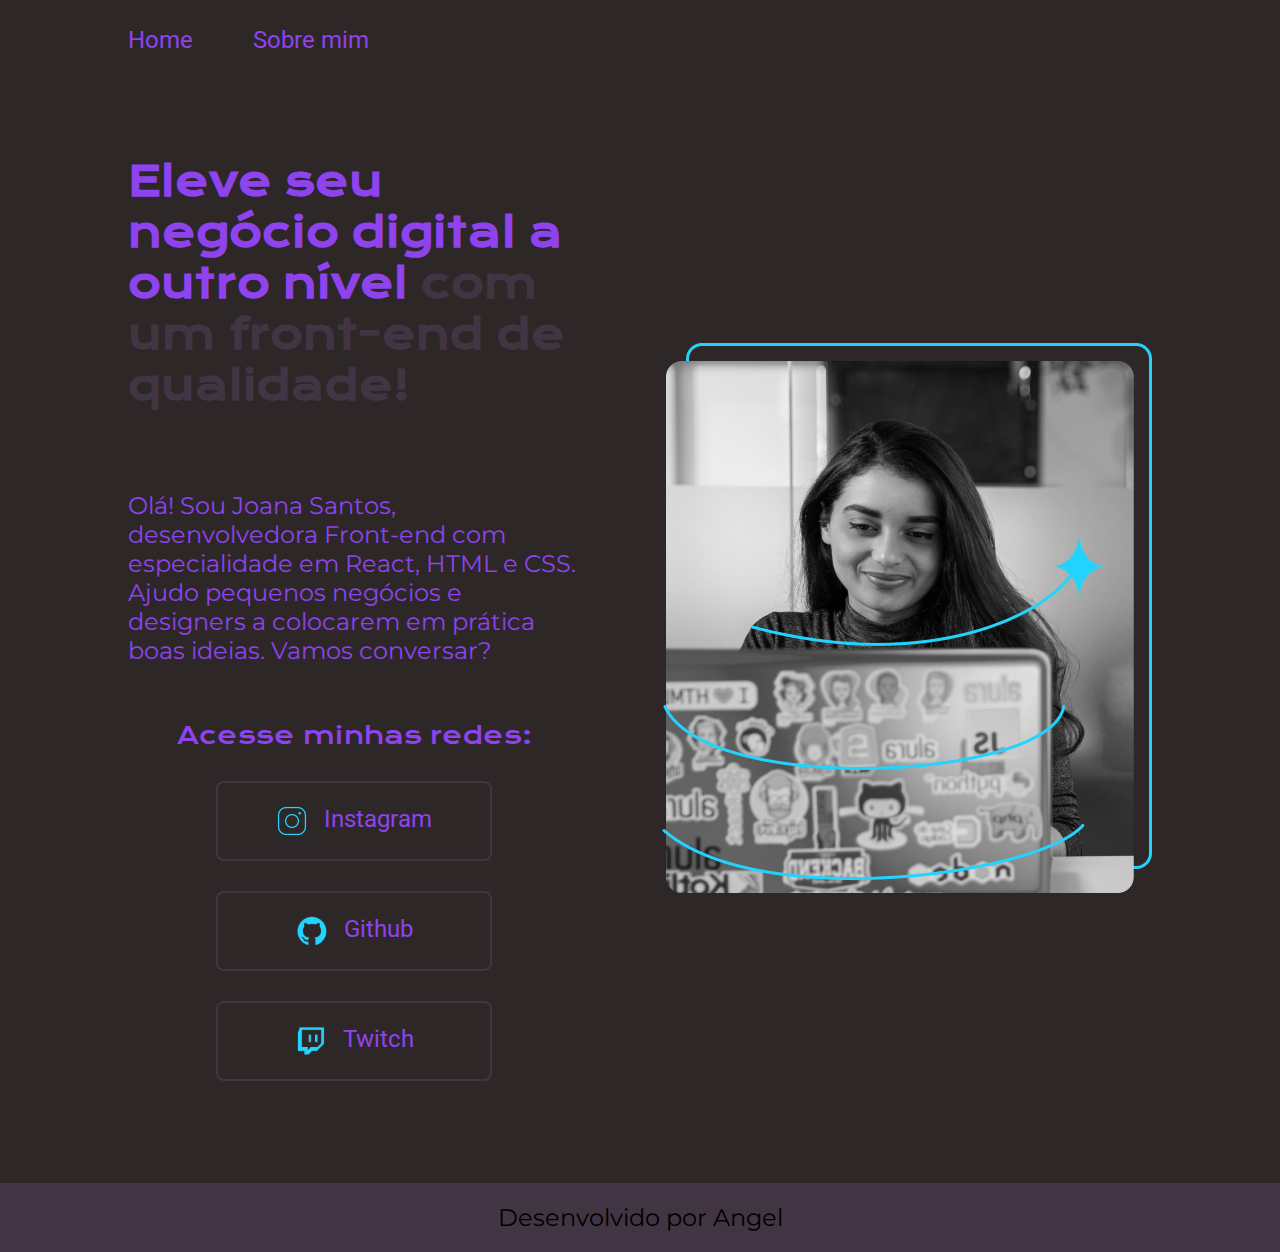
<file: index.html>
<!DOCTYPE html>
<html lang="en">
<head>
	<meta charset="UTF-8">
	<meta http-equiv="X-UA-Compatible" content="IE=edge">
	<meta name="viewport" content="width=device-width, initial-scale=1.0">
	<link rel='stylesheet' href='./styles/style.css'>
	<link rel="shortcut icon" href="/assets/favicon.jpg" type="image/x-icon" />	

	<title>Portfolio</title>
</head>
<body>
<header>
	<nav class="botoes-cabecalho">
		<a class="cabecalho-botao" href="index.html">Home</a>
		<a class="cabecalho-botao" href="sobremim.html">Sobre mim</a>
	</nav>
</header>


<main class="principal">
	<section class="principal-conteudo">
		<h1 class="titulo">Eleve seu negócio digital a outro nível<strong class="cor-titulo"> com um front-end de qualidade!</strong></h1>

		<p class="paragrafo">Olá! Sou Joana Santos, desenvolvedora Front-end com especialidade em React, HTML e CSS. Ajudo pequenos negócios e designers a colocarem em prática boas ideias. Vamos conversar?</p>

		<div class="botoes">
			<h2 class="subtitulo">Acesse minhas redes:</h2>
			<a class="botao-instagit" href="https://www.instagram.com/daily.walter.white/">
				<img src="/assets/Logo Instagram.png" alt="Icone instagram">
				Instagram
			</a>
			<a class="botao-instagit" href="https://github.com/FelipeFerreiraDev">
				<img src="/assets/Logo Github.png" alt="">
				Github
			</a>
			<a class="botao-instagit" href="https://www.twitch.tv/cblol">
				<img src="/assets/Logo Twitch.png" alt="">	
				Twitch
			</a>
		</div>
	</section>

	<img class="Imagem" src="/assets/Imagem.png" alt="Joana">

</main>

<footer class="rodape">
	
		<p class="titulo-rodape">Desenvolvido por Angel</p>
</footer>
</body>
</html>
</file>
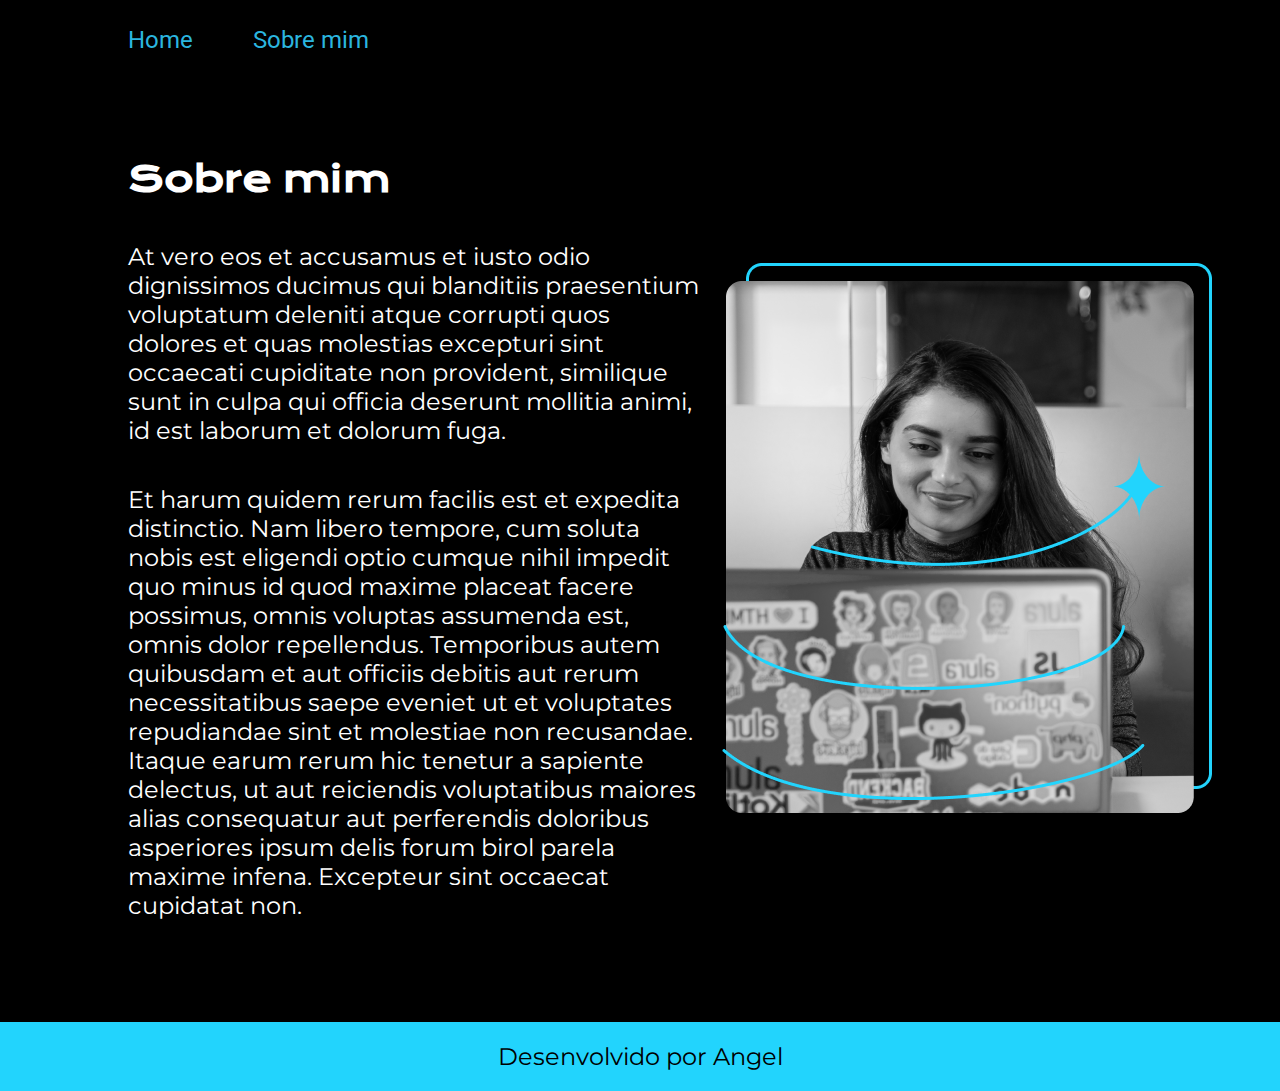
<file: sobremim.html>
<!DOCTYPE html>
<html lang="pt-br">
<head>
    <meta charset="UTF-8">
    <meta http-equiv="X-UA-Compatible" content="IE=edge">
    <meta name="viewport" content="width=device-width, initial-scale=1.0">
    <link rel='stylesheet' href='./styles/sobremim.css'>
    <link rel="shortcut icon" href="/assets/ferdnanda.jpg" type="image/x-icon" />	

    <title>Sobre mim</title>
</head>

<body>
    <header>
        <div class="botoes-cabecalho">
            <a class="cabecalho-botao" href="index.html">Home</a>
            <a class="cabecalho-botao" href="sobremim.html">Sobre mim</a>
        </div>
    </header>  
    
    
    <main class="conteudo-principal">
        <section class="texto-principal">
            <h1 class="titulo-principal">Sobre mim</h1>
            <p class="paragrafo-um">At vero eos et accusamus et iusto odio dignissimos ducimus qui blanditiis praesentium voluptatum deleniti atque corrupti quos dolores et quas molestias excepturi sint occaecati cupiditate non provident, similique sunt in culpa qui officia deserunt mollitia animi, id est laborum et dolorum fuga.
            </p>

            <p class="paragrafo-dois">Et harum quidem rerum facilis est et expedita distinctio. Nam libero tempore, cum soluta nobis est eligendi optio cumque nihil impedit quo minus id quod maxime placeat facere possimus, omnis voluptas assumenda est, omnis dolor repellendus. Temporibus autem quibusdam et aut officiis debitis aut rerum necessitatibus saepe eveniet ut et voluptates repudiandae sint et molestiae non recusandae. Itaque earum rerum hic tenetur a sapiente delectus, ut aut reiciendis voluptatibus maiores alias consequatur aut perferendis doloribus asperiores ipsum delis forum birol parela maxime infena. Excepteur sint occaecat cupidatat non. 
            </p>

        </section>
        <img src="/assets/Imagem.png">
    </main>
<footer class="rodape">
    <p class="titulo-rodape">Desenvolvido por Angel</p>
</footer>
</body>
</html>
</file>
<file: styles/style.css>
@import url('https://fonts.googleapis.com/css2?family=Krona+One&display=swap');

@import url('https://fonts.googleapis.com/css2?family=Montserrat&display=swap');   
@import url('https://fonts.googleapis.com/css2?family=Roboto&display=swap');
* {
    margin: 0;
    padding: 0;
}

:root{
    --cor-primaria: #2D2727;
    --cor-secundaria:#8F43EE;
    --cor-terciaria:#413543;
    --cor-hover:#F0EB8D;

    --fonte-primaria:'Roboto', sans-serif;
    --fonte-secundaria:'Krona One', sans-serif;
    --fonte-terciaria:'Montserrat', sans-serif;

}

body{
    background-color: var(--cor-primaria);
    /* height: 100vh; */
    box-sizing: border-box;

}


.botoes-cabecalho{
    
    display: flex;
    /* flex-direction: row;
    justify-content: flex-start; */
    /* padding-top: 14px; */
    padding:2% 0% 0% 10%;
    gap:60px;
}

.cabecalho-botao{
    display:flex;
    color:var(--cor-secundaria);
    text-decoration: none;
    font-family: var(--fonte-primaria);
    font-size: 1.5rem;
  }

.principal{
    margin: 8% 10%;
    display: flex;
    align-items: center;
    justify-content: space-between;
    gap: 82px;
    

}
.principal-conteudo{
    width: 50%;
    display:flex;
    flex-direction: column;
    gap: 40px;
}

.titulo{
    color: var(--cor-secundaria);
    text-align: center;
    padding-bottom: 40px;
    font-size: 2.5rem;
    font-family:  var(--fonte-secundaria);
    text-align:left;
}
.cor-titulo{
    color: var(--cor-terciaria);
}

.paragrafo{
    color:var(--cor-secundaria); 
    font-size: 1.5rem;
    font-family: var(--fonte-terciaria);
    text-align:left;
}

.subtitulo{
    font-family:var(--fonte-secundaria);
    color: var(--cor-secundaria);
    font-size: 1.5rem;
    font-weight: 400;
}

.botoes{
    display: flex;
    justify-content: space-between;
    padding-top: 15px;
    gap:30px;
    flex-direction: column;
    align-items: center;

    
}

.botao-instagit{
    /* background-color: yellow; */
    display: flex;
    justify-content: center;
    gap:16px;
    width: 60%;
    text-align: center;
    font-size:  1.5rem;
    color: var(--cor-secundaria);
    padding-top: 22px;
    padding-bottom: 22px;
    border-radius: 8px;
    font-family:var(--fonte-primaria);
    text-decoration: none;
    border: 2px solid var(--cor-terciaria);
}
.botao-instagit:hover{
    background-color:var(--cor-hover);
}

.imagem{
    width: 50%;
}

.rodape{
    display: flex;
    background-color:var(--cor-terciaria);
    justify-content: center;
  }
  .titulo-rodape{
    display: flex;
    font-family: var(--fonte-terciaria);
    font-size: 1.5rem;
    padding: 20px;
  }
  .titulo-rodape:hover{
    font-size:2.0rem ;
  }

  @media (max-width: 1200px) {
    .botoes-cabecalho{
        padding: 12% 0 0 0;
        justify-content: center;
    }
    
    .principal{
        flex-direction: column-reverse;
        margin: 5%;
    }
    .principal-conteudo{
        width: auto;
    }

    
  }
</file>
<file: styles/sobremim.css>
@import url('https://fonts.googleapis.com/css2?family=Roboto&display=swap');
@import url('https://fonts.googleapis.com/css2?family=Montserrat&display=swap');  
@import url('https://fonts.googleapis.com/css2?family=Krona+One&display=swap');
*{
    margin:0;
    padding:0;
}

body{
    background-color: black;
}

.botoes-cabecalho{
  
    display: flex;
    /* flex-direction: row;
    justify-content: flex-start;
    padding-top: 14px; */
    padding:2% 0% 0% 10%;
    gap: 60px;
}

.cabecalho-botao{
    display:flex;
    color: rgb(43, 181, 223);
    text-decoration: none;
    font-family: 'Roboto', sans-serif;;
    font-size: 24px;
  }

  .conteudo-principal{

    align-items: center;
    display:flex;
    gap: 20px;
    margin: 8% 10%;
    justify-content: space-between;

  }

  .texto-principal{
    display: flex;
    color: white;
    text-align: left;
    flex-direction: column;
  }

  .titulo-principal{
    display: flex;
    font-family: 'Krona One', sans-serif;
    font-size: 36px;

  }

  .paragrafo-um{
    display: flex;
    padding-top: 40px;
    padding-bottom: 40px;
    font-size: 24px;
    font-family:  'Montserrat', sans-serif;;
    width: 574px;
  }
  .paragrafo-dois{
    display: flex;
    font-size: 24px;
    font-family:  'Montserrat', sans-serif;
    width: 574px;
}

  .rodape{
    display: flex;
    background-color:#22D4FD;
    justify-content: center;
  }
  .titulo-rodape{
    display: flex;
    font-family: 'Montserrat', sans-serif; 
    font-size: 24px;
    padding: 20px;
  }
  .titulo-rodape:hover{
    font-size:36px ;
  }
</file>
